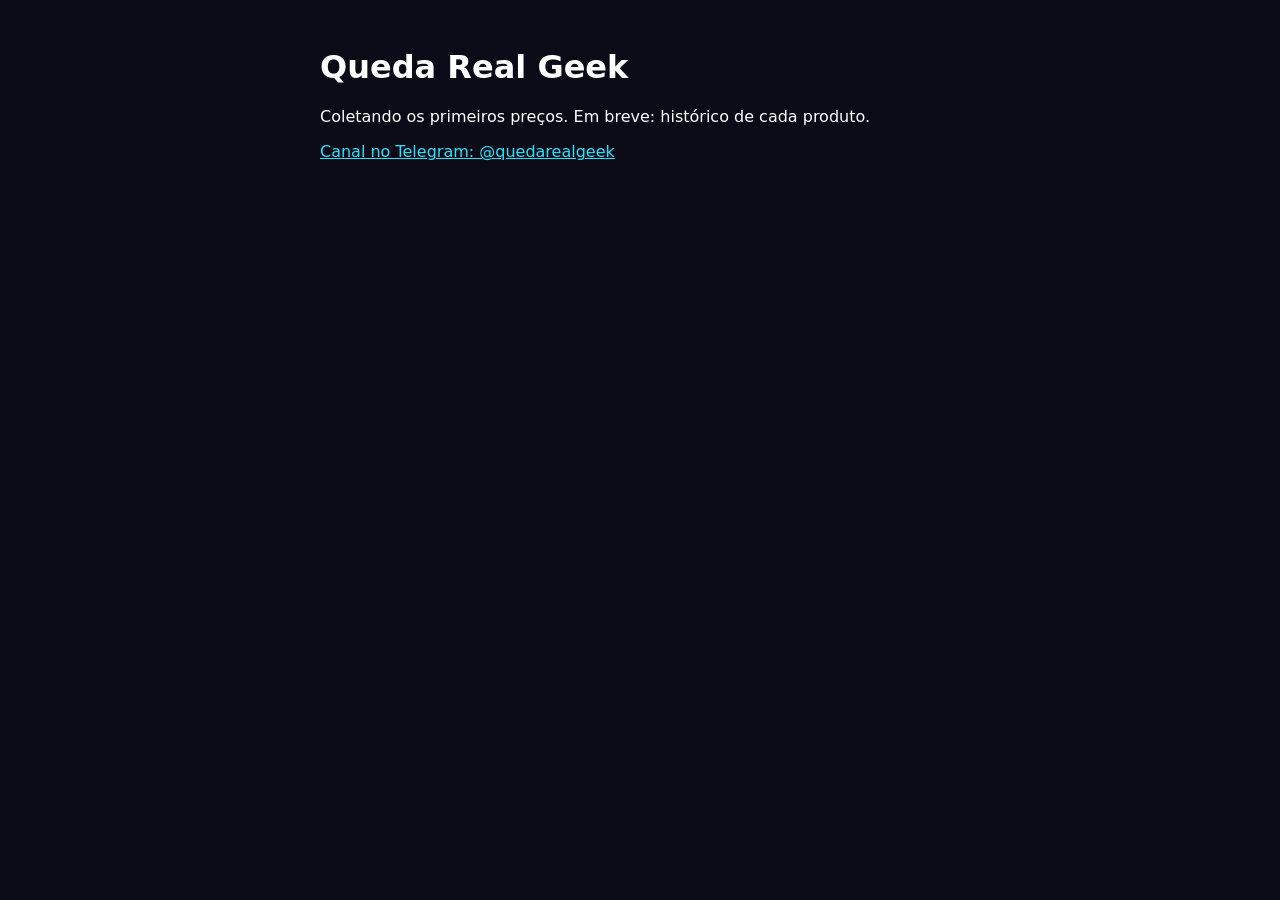
<file: index.html>
<!doctype html><html lang="pt-BR"><meta charset="utf-8"><title>Queda Real Geek</title>
<meta name="description" content="Queda real de preço em games, consoles, controles, mangás e colecionáveis. Histórico medido, sem urgência falsa.">
<body style="font-family:system-ui;background:#0A0B16;color:#fff;max-width:640px;margin:48px auto;padding:0 16px">
<h1>Queda Real Geek</h1><p>Coletando os primeiros preços. Em breve: histórico de cada produto.</p>
<p><a style="color:#22E5FF" href="https://t.me/quedarealgeek">Canal no Telegram: @quedarealgeek</a></p></body></html>
</file>
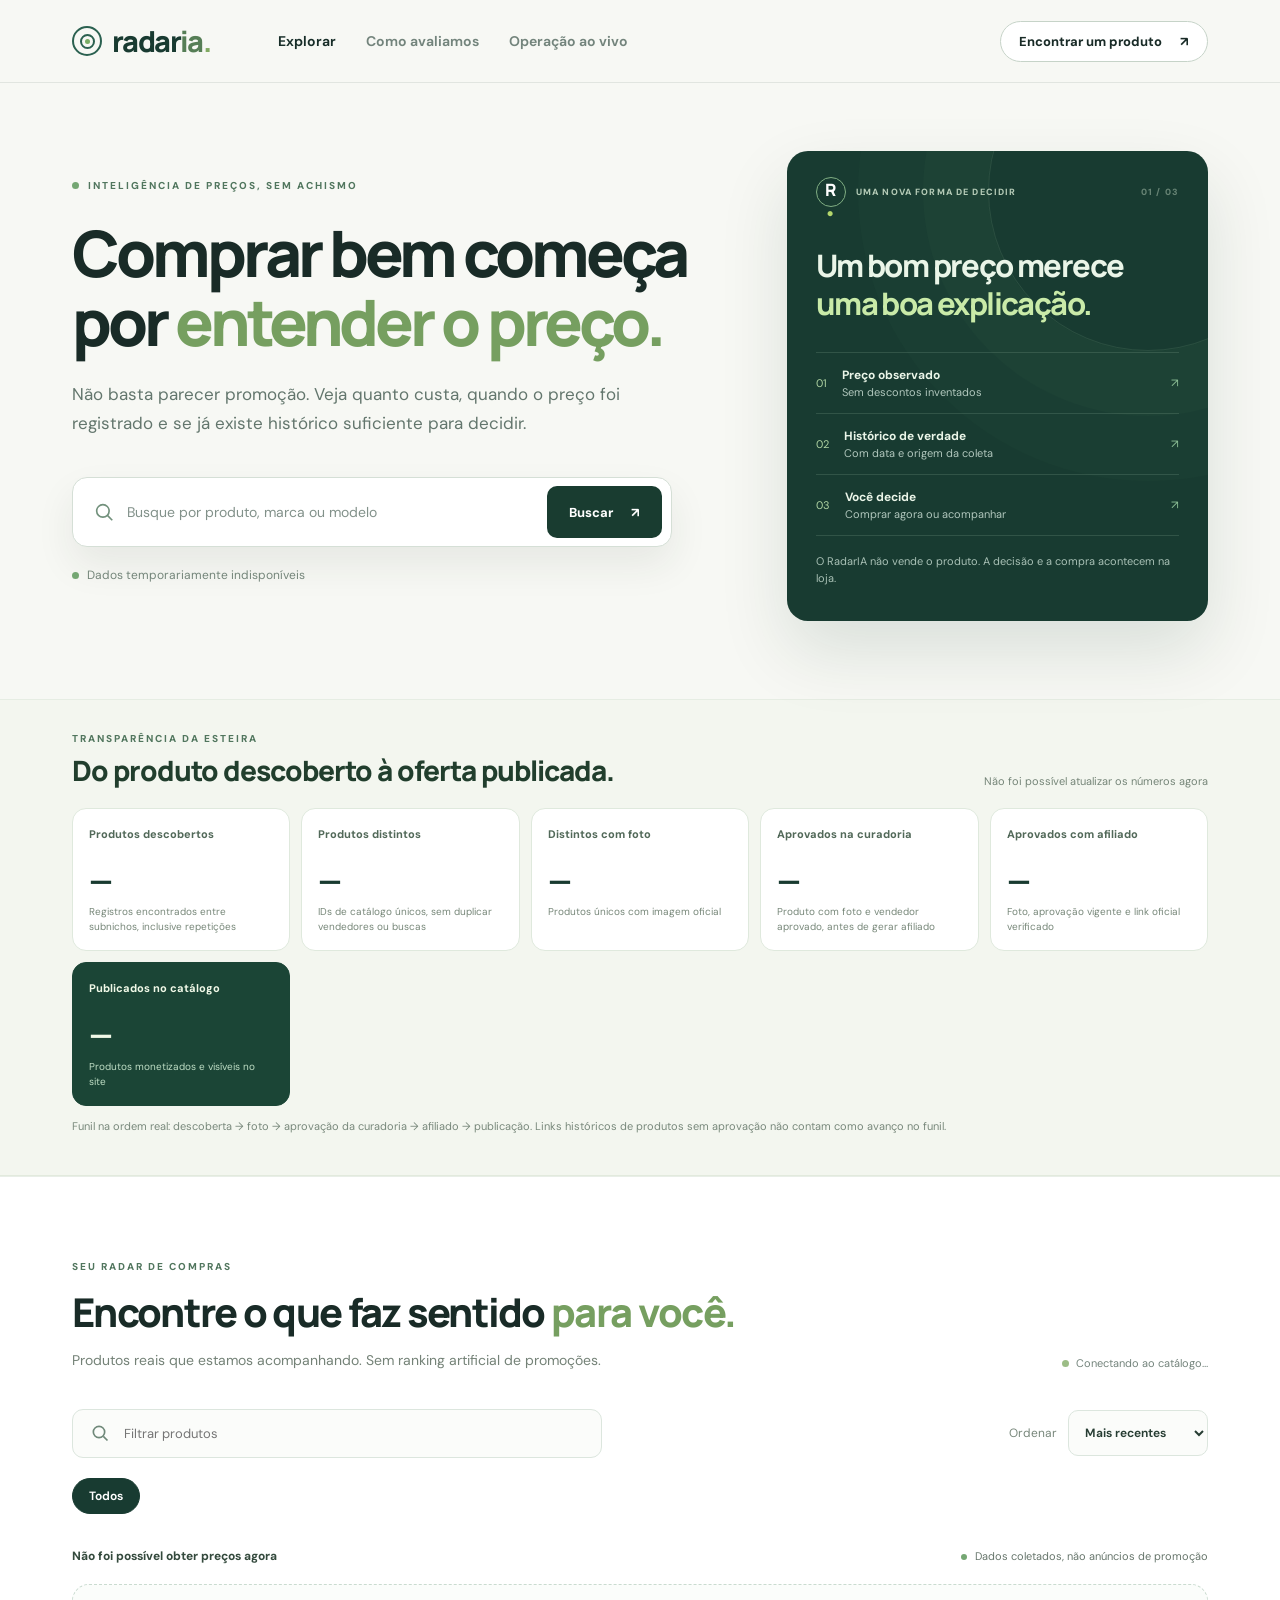
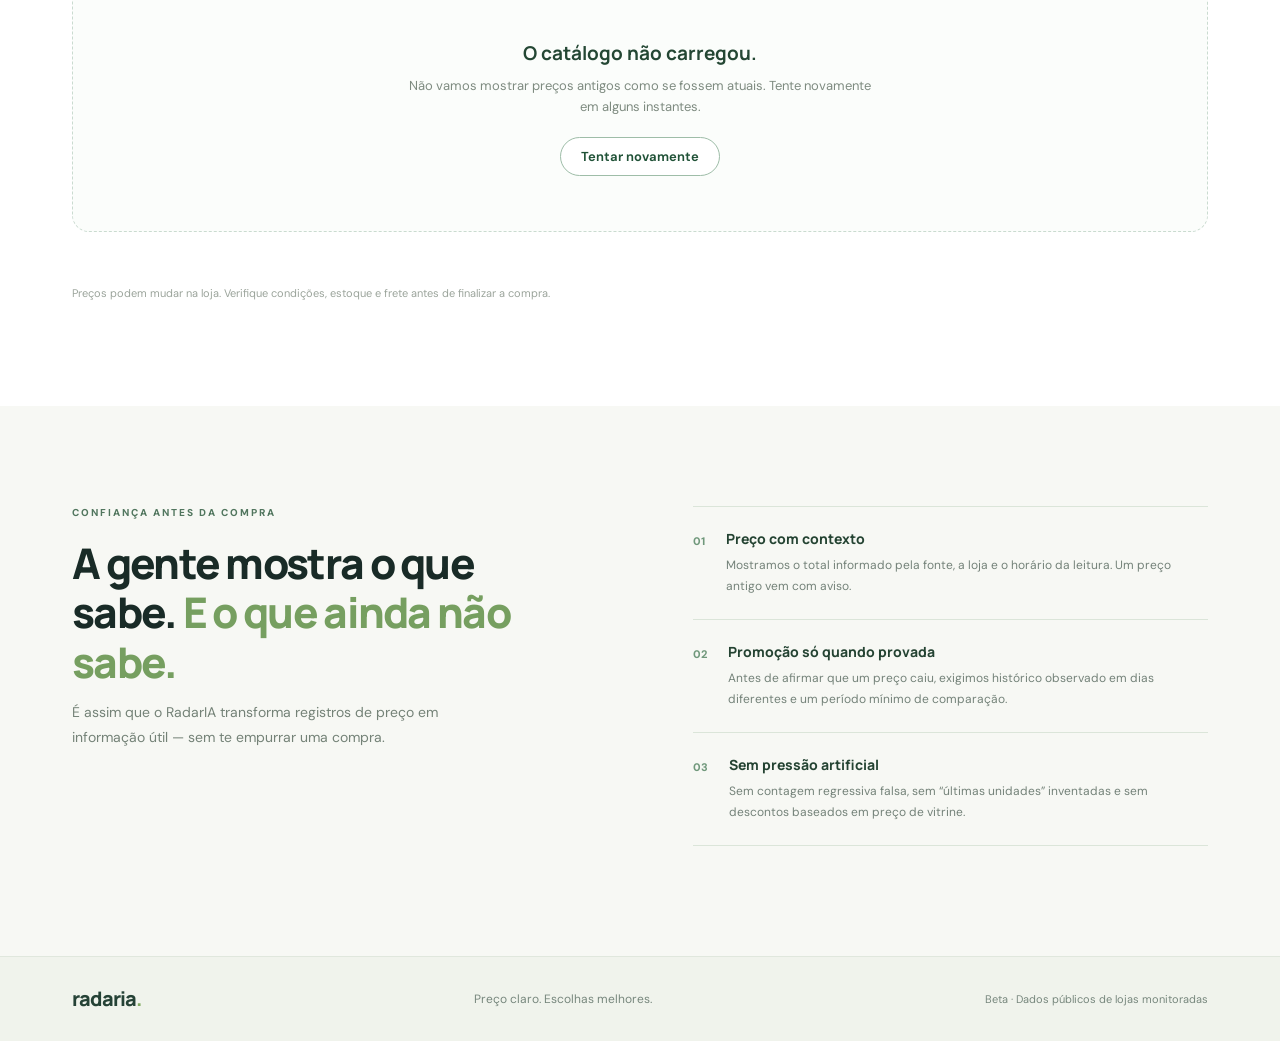
<file: radaria/index.html>
<!doctype html>
<html lang="pt-BR">
<head>
  <meta charset="utf-8">
  <meta name="viewport" content="width=device-width, initial-scale=1, viewport-fit=cover">
  <meta name="robots" content="noindex,nofollow">
  <meta name="theme-color" content="#f7f8f4">
  <meta name="description" content="RadarIA — acompanhe preços reais, veja quando foram observados e decida com mais segurança se vale comprar ou esperar.">
  <title>RadarIA — Antes de comprar, entenda o preço</title>
  <link rel="icon" href="data:image/svg+xml,%3Csvg xmlns=%22http://www.w3.org/2000/svg%22 viewBox=%220 0 40 40%22%3E%3Ccircle cx=%2220%22 cy=%2220%22 r=%2215%22 fill=%22%231b4635%22/%3E%3Ccircle cx=%2220%22 cy=%2220%22 r=%225%22 fill=%22%23d4ed87%22/%3E%3C/svg%3E" type="image/svg+xml">
  <link rel="stylesheet" href="./style.css?v=20261106-pipeline-v4">
  <script defer src="./app.js?v=20261107-funnel-approved-first-v6"></script>
</head>
<body>
  <a class="skip" href="#catalogo">Ir para os produtos</a>
  <header class="site-header">
    <div class="wrap topbar">
      <a class="brand" href="#inicio" aria-label="RadarIA, página inicial"><span class="brand-icon" aria-hidden="true"><i></i><i></i></span><span>radar<span class="brand-accent">ia</span><span class="brand-period">.</span></span></a>
      <nav class="topnav" aria-label="Navegação principal">
        <a href="#catalogo" class="nav-link active">Explorar</a>
        <a href="#como-funciona" class="nav-link">Como avaliamos</a>
        <a href="./operacao.html" class="nav-link">Operação ao vivo</a>
      </nav>
      <a class="header-action" href="#catalogo">Encontrar um produto <span aria-hidden="true">↗</span></a>
    </div>
  </header>

  <main id="inicio">
    <section class="hero wrap" aria-labelledby="heroTitle">
      <div class="hero-copy">
        <div class="eyebrow"><span class="eyebrow-dot"></span> INTELIGÊNCIA DE PREÇOS, SEM ACHISMO</div>
        <h1 id="heroTitle">Comprar bem começa por <em>entender o preço.</em></h1>
        <p class="lead">Não basta parecer promoção. Veja quanto custa, quando o preço foi registrado e se já existe histórico suficiente para decidir.</p>
        <form class="hero-search" role="search" id="heroSearch">
          <label for="heroInput" class="sr-only">Qual produto você procura?</label>
          <svg class="search-icon" width="22" height="22" viewBox="0 0 24 24" fill="none" stroke="currentColor" stroke-width="1.8" aria-hidden="true"><circle cx="10.8" cy="10.8" r="6.8"/><path d="m16 16 5 5"/></svg>
          <input id="heroInput" type="search" placeholder="Busque por produto, marca ou modelo" autocomplete="off" enterkeyhint="search" maxlength="80">
          <button type="submit">Buscar <span aria-hidden="true">↗</span></button>
        </form>
        <p class="hero-proof"><span class="proof-dot" aria-hidden="true"></span> <span id="sourceNote">Carregando informações verificadas…</span></p>
      </div>
      <div class="hero-aside" aria-label="Como funciona o RadarIA">
        <div class="hero-aside-head"><span class="mini-seal">R<span>•</span></span><span>UMA NOVA FORMA DE DECIDIR</span><span class="aside-number">01 / 03</span></div>
        <div class="aside-statement">Um bom preço merece <span>uma boa explicação.</span></div>
        <div class="aside-steps">
          <div><span class="step-no">01</span><div><strong>Preço observado</strong><small>Sem descontos inventados</small></div><span aria-hidden="true">↗</span></div>
          <div><span class="step-no">02</span><div><strong>Histórico de verdade</strong><small>Com data e origem da coleta</small></div><span aria-hidden="true">↗</span></div>
          <div><span class="step-no">03</span><div><strong>Você decide</strong><small>Comprar agora ou acompanhar</small></div><span aria-hidden="true">↗</span></div>
        </div>
        <p>O RadarIA não vende o produto. A decisão e a compra acontecem na loja.</p>
      </div>
    </section>

    <section class="pipeline-section" id="esteira" aria-labelledby="pipelineTitle">
      <div class="wrap">
        <div class="pipeline-heading">
          <div><span class="section-kicker">TRANSPARÊNCIA DA ESTEIRA</span><h2 id="pipelineTitle">Do produto descoberto à oferta publicada.</h2></div>
          <span class="pipeline-updated" id="pipelineUpdated" role="status">Consultando números da coleta…</span>
        </div>
        <div class="pipeline-grid" aria-label="Indicadores atualizados da operação RadarIA">
          <div class="pipeline-stat"><span>Produtos descobertos</span><strong id="metricDiscovered">—</strong><small>Registros encontrados entre subnichos, inclusive repetições</small></div>
          <div class="pipeline-stat"><span>Produtos distintos</span><strong id="metricDistinct">—</strong><small>IDs de catálogo únicos, sem duplicar vendedores ou buscas</small></div>
          <div class="pipeline-stat"><span>Distintos com foto</span><strong id="metricPhotos">—</strong><small>Produtos únicos com imagem oficial</small></div>
          <div class="pipeline-stat"><span>Aprovados na curadoria</span><strong id="metricCurated">—</strong><small>Produto com foto e vendedor aprovado, antes de gerar afiliado</small></div>
          <div class="pipeline-stat"><span>Aprovados com afiliado</span><strong id="metricAffiliates">—</strong><small>Foto, aprovação vigente e link oficial verificado</small></div>
          <div class="pipeline-stat pipeline-stat-ready"><span>Publicados no catálogo</span><strong id="metricPublished">—</strong><small>Produtos monetizados e visíveis no site</small></div>
        </div>
        <p class="pipeline-footnote">Funil na ordem real: descoberta → foto → aprovação da curadoria → afiliado → publicação. Links históricos de produtos sem aprovação não contam como avanço no funil.</p>
      </div>
    </section>

    <section class="products-section" id="catalogo" aria-labelledby="catalogTitle">
      <div class="wrap">
        <div class="section-top">
          <div><span class="section-kicker">SEU RADAR DE COMPRAS</span><h2 id="catalogTitle">Encontre o que faz sentido <em>para você.</em></h2><p>Produtos reais que estamos acompanhando. Sem ranking artificial de promoções.</p></div>
          <div class="updated" id="updatedText" role="status" aria-live="polite">Conectando ao catálogo…</div>
        </div>
        <div class="explore-panel">
          <div class="panel-toolbar">
            <label class="inline-search"><svg width="20" height="20" viewBox="0 0 24 24" fill="none" stroke="currentColor" stroke-width="2" aria-hidden="true"><circle cx="10.8" cy="10.8" r="6.8"/><path d="m16 16 5 5"/></svg><span class="sr-only">Filtrar produtos</span><input id="catalogInput" type="search" placeholder="Filtrar produtos" maxlength="80"></label>
            <label class="sort-label">Ordenar <select id="sortSelect"><option value="recent">Mais recentes</option><option value="price">Menor preço</option><option value="name">Nome A–Z</option></select></label>
          </div>
          <div class="category-row" id="categories" role="group" aria-label="Filtrar por categoria"><button type="button" class="category active" data-category="" aria-pressed="true">Todos</button></div>
        </div>
        <div class="result-top"><span id="resultCount" role="status" aria-live="polite">Carregando produtos…</span><span class="legend"><span class="legend-dot"></span> Dados coletados, não anúncios de promoção</span></div>
        <div class="product-grid" id="productGrid" aria-live="polite"><div class="skeleton" aria-hidden="true"></div><div class="skeleton" aria-hidden="true"></div><div class="skeleton" aria-hidden="true"></div></div>
        <div class="load-more"><button id="loadMore" type="button" class="more-button" hidden>Mostrar mais produtos <span aria-hidden="true">↓</span></button></div>
        <p class="product-disclaimer">Preços podem mudar na loja. Verifique condições, estoque e frete antes de finalizar a compra.</p>
      </div>
    </section>

    <section id="como-funciona" class="how wrap" aria-labelledby="howTitle">
      <div class="how-left"><span class="section-kicker">CONFIANÇA ANTES DA COMPRA</span><h2 id="howTitle">A gente mostra o que sabe. <em>E o que ainda não sabe.</em></h2><p>É assim que o RadarIA transforma registros de preço em informação útil — sem te empurrar uma compra.</p></div>
      <div class="principles">
        <div><span class="principle-n">01</span><div><h3>Preço com contexto</h3><p>Mostramos o total informado pela fonte, a loja e o horário da leitura. Um preço antigo vem com aviso.</p></div></div>
        <div><span class="principle-n">02</span><div><h3>Promoção só quando provada</h3><p>Antes de afirmar que um preço caiu, exigimos histórico observado em dias diferentes e um período mínimo de comparação.</p></div></div>
        <div><span class="principle-n">03</span><div><h3>Sem pressão artificial</h3><p>Sem contagem regressiva falsa, sem “últimas unidades” inventadas e sem descontos baseados em preço de vitrine.</p></div></div>
      </div>
    </section>
  </main>
  <footer class="site-footer"><div class="wrap footer-inner"><a href="#inicio" class="footer-brand">radaria<span>.</span></a><p>Preço claro. Escolhas melhores.</p><span>Beta · Dados públicos de lojas monitoradas</span></div></footer>

  <dialog class="product-dialog" id="productDialog" aria-labelledby="dialogTitle">
    <div class="dialog-shell"><button class="dialog-close" id="closeDialog" type="button" aria-label="Fechar detalhes">×</button><div id="dialogContent"><p>Carregando análise…</p></div></div>
  </dialog>
  <div id="toast" class="toast" role="status" aria-live="polite" hidden></div>
</body>
</html>
</file>
<file: radaria/style.css>
@import url('https://fonts.googleapis.com/css2?family=DM+Sans:wght@400;450;500;550;600;650;700;750&family=Manrope:wght@400;500;600;700;800&display=swap');
:root{font-family:'DM Sans',system-ui,-apple-system,BlinkMacSystemFont,'Segoe UI',sans-serif;color:#192b27;background:#f7f8f4;--ink:#172d28;--deep:#16322c;--inksoft:#40544c;--muted:#68796f;--line:#e2e8df;--paper:#fff;--page:#f7f8f4;--lime:#d4ed87;--mint:#eaf2dd;--sand:#f5f1e8;--shadow:0 12px 44px rgba(36,61,43,.06)}
*,*::before,*::after{box-sizing:border-box}html{scroll-behavior:smooth;scroll-padding-top:88px}body{margin:0;min-width:320px;overflow-x:hidden}button,input,select{font:inherit}button{cursor:pointer}a{color:inherit}button:focus-visible,a:focus-visible,input:focus-visible,select:focus-visible{outline:3px solid #7daa6c;outline-offset:3px}button:disabled{opacity:.55;cursor:not-allowed}.sr-only{position:absolute;width:1px;height:1px;padding:0;margin:-1px;overflow:hidden;clip:rect(0,0,0,0);white-space:nowrap;border:0}.skip{position:absolute;z-index:99;left:16px;top:-100px;padding:12px 20px;background:#fff;border-radius:8px}.skip:focus{top:12px}.wrap{max-width:1200px;margin:auto;padding-left:32px;padding-right:32px}
.site-header{position:sticky;top:0;z-index:30;background:rgba(247,248,244,.94);backdrop-filter:blur(14px);border-bottom:1px solid rgba(46,69,55,.1)}.topbar{height:82px;display:flex;align-items:center;gap:48px}.brand{display:inline-flex;align-items:center;gap:10px;text-decoration:none;font-family:'Manrope',sans-serif;font-weight:800;letter-spacing:-1.6px;font-size:29px;color:#193b31}.brand-accent{color:#567e56}.brand-period,.footer-brand span{color:#81aa62}.brand-icon{height:30px;width:30px;border:2px solid #2b6150;border-radius:50%;display:grid;place-items:center;position:relative}.brand-icon i:first-child{height:15px;width:15px;border:2px solid #2b6150;border-radius:50%}.brand-icon i:last-child{position:absolute;height:5px;width:5px;border-radius:50%;background:#79ad64}.topnav{display:flex;gap:30px;margin-left:20px}.nav-link{font-weight:650;color:#73847c;font-size:14px;text-decoration:none;transition:color .16s}.nav-link:hover,.nav-link.active{color:var(--ink)}.header-action{margin-left:auto;text-decoration:none;border:1px solid #c6d3c8;border-radius:100px;padding:11px 18px;font-size:13px;font-weight:750;white-space:nowrap;background:#fff;transition:transform .16s,background .16s}.header-action:hover{transform:translateY(-1px);background:#e5f5d8}.header-action span{margin-left:15px}
.hero{display:grid;grid-template-columns:minmax(0,1.22fr) minmax(340px,.78fr);gap:56px;align-items:center;min-height:580px;padding-top:68px;padding-bottom:78px}.hero-copy{padding-bottom:10px}.eyebrow,.section-kicker{font-size:10px;font-weight:800;letter-spacing:2px;color:#51765e;display:flex;align-items:center;gap:9px}.eyebrow-dot,.proof-dot,.legend-dot{height:7px;width:7px;background:#75a773;border-radius:50%;display:inline-block;flex:none}.hero h1{margin:26px 0 23px;max-width:700px;font-family:'Manrope',sans-serif;font-size:clamp(44px,5.0vw,70px);font-weight:800;line-height:1.085;letter-spacing:-3.9px}.hero h1 em,.section-top h2 em,.how h2 em{font-style:normal;color:#769f60}.lead{max-width:560px;margin:0;font-size:17px;line-height:1.75;color:#63766d}.hero-search{max-width:600px;min-height:70px;margin-top:38px;display:flex;gap:10px;align-items:center;background:#fff;border:1px solid #d5dfd6;border-radius:15px;padding:8px 9px 8px 20px;box-shadow:0 18px 38px rgba(35,56,40,.08);transition:border .15s}.hero-search:focus-within{border-color:#8eae7c}.search-icon{flex:none;color:#72917c}.hero-search input{border:0;outline:none;min-width:0;flex:1;font-size:14px;color:#263b34;background:transparent}.hero-search input:focus{outline:none}.hero-search input::placeholder{color:#82918a}.hero-search button{align-self:stretch;border:0;border-radius:10px;background:#193c30;color:#fff;padding:0 22px;font-size:13px;font-weight:750;white-space:nowrap;transition:background .15s}.hero-search button:hover{background:#2d5f48}.hero-search button span{margin-left:15px}.hero-proof{font-size:12px;color:#74857a;display:flex;align-items:center;gap:8px;margin:20px 0 0}
.hero-aside{align-self:stretch;min-height:410px;padding:26px 29px 22px;border-radius:21px;background:#183b31;color:#eaf5e8;position:relative;overflow:hidden;box-shadow:0 30px 70px rgba(10,48,30,.12);display:flex;flex-direction:column}.hero-aside:before{content:"";height:320px;width:320px;position:absolute;border:1px solid #759d7e33;border-radius:50%;right:-100px;top:-120px;box-shadow:0 0 0 65px #78ae7509,0 0 0 130px #78ae7507;pointer-events:none}.hero-aside-head{display:flex;align-items:center;gap:10px;font-size:9px;letter-spacing:1.15px;font-weight:800;color:#b5cbb7;z-index:1}.mini-seal{display:grid;place-items:center;width:30px;height:30px;border:1px solid #80ae83;border-radius:50%;color:#fff;font-family:'Manrope';font-size:17px}.mini-seal span{color:#b4d76c}.aside-number{margin-left:auto;opacity:.5}.aside-statement{font-family:'Manrope',sans-serif;font-size:31px;line-height:1.24;letter-spacing:-1.6px;font-weight:750;max-width:320px;padding:39px 0 29px;z-index:1}.aside-statement span{color:#c9eaa8}.aside-steps{z-index:1;border-top:1px solid #789b8742}.aside-steps>div{display:flex;align-items:center;gap:15px;padding:14px 0;border-bottom:1px solid #789b8742}.step-no{font-size:11px;color:#b0d4a3}.aside-steps strong{font-size:12px;display:block;font-weight:700}.aside-steps small{font-size:11px;color:#b1c7bd;display:block;margin-top:2px}.aside-steps>div>span:last-child{margin-left:auto;font-size:12px;color:#8bbd95}.hero-aside>p{font-size:11px;color:#a9c1b6;margin-top:auto;padding-top:17px;line-height:1.6}
.products-section{background:#fff;border-top:1px solid #e8eee7;padding:83px 0 92px;min-height:650px}.section-top{display:flex;align-items:end;gap:24px;justify-content:space-between}.section-kicker{display:block}.section-top h2,.how h2{font-family:'Manrope',sans-serif;font-size:clamp(30px,3.1vw,43px);line-height:1.17;letter-spacing:-1.7px;font-weight:800;margin:16px 0 13px;max-width:780px}.section-top p,.how-left>p{color:#748277;font-size:14px;margin:0;line-height:1.75}.updated{color:#74847c;font-size:11px;line-height:1.6;text-align:right;min-width:200px}.updated:before{content:"";height:7px;width:7px;display:inline-block;border-radius:50%;background:#9cbd86;margin-right:7px}.explore-panel{margin-top:36px}.panel-toolbar{display:flex;gap:20px;align-items:center;justify-content:space-between}.inline-search{height:49px;display:flex;align-items:center;gap:12px;border:1px solid #dce6de;background:#fbfcfa;border-radius:11px;padding:0 17px;flex:1;max-width:530px;color:#6f8879}.inline-search:focus-within{border-color:#8eae7c}.inline-search input{border:0;outline:0;background:transparent;min-width:0;flex:1;font-size:13px;color:#173f2c}.inline-search input:focus{outline:none}.sort-label{font-size:12px;color:#78877b;white-space:nowrap}.sort-label select{margin-left:8px;border:1px solid #dce6de;padding:13px 25px 13px 12px;border-radius:10px;color:#273d33;font-size:12px;font-weight:650;background:#fbfcfa;max-width:170px}.category-row{display:flex;gap:9px;align-items:center;flex-wrap:wrap;margin-top:18px;min-height:40px}.category{padding:10px 16px;border-radius:100px;border:1px solid #e5eae3;background:#fff;color:#697970;font-weight:650;font-size:12px;line-height:1.2}.category:hover{border-color:#9dbca0;color:#24442f}.category.active{background:#183b31;color:#fff;border-color:#183b31}.result-top{display:flex;align-items:center;justify-content:space-between;gap:20px;margin:32px 0 20px;font-size:12px;color:#67766c}.result-top #resultCount{font-weight:750;color:#344a3d}.legend{font-size:11px;white-space:nowrap}.legend-dot{height:6px;width:6px;margin-right:5px}
.product-grid{display:grid;grid-template-columns:repeat(3,minmax(0,1fr));gap:20px}.product-card{position:relative;min-width:0;overflow:hidden;border:1px solid #e4ebe4;border-radius:17px;background:#fff;transition:transform .18s,border-color .18s,box-shadow .18s;display:flex;flex-direction:column}.product-card:hover{border-color:#c6d9c7;box-shadow:0 18px 42px rgba(39,72,45,.07);transform:translateY(-2px)}.product-visual{height:190px;background:linear-gradient(145deg,#f3f5ee,#ebf0e6);display:flex;justify-content:center;align-items:center;position:relative;margin:8px 8px 0;border-radius:11px;overflow:hidden}.product-visual::after{content:"";position:absolute;width:170px;height:170px;right:-80px;bottom:-88px;border:1px solid #b6c3af;border-radius:50%;opacity:.5}.visual-placeholder{z-index:1;display:flex;flex-direction:column;align-items:center;gap:12px;color:#77917b}.placeholder-symbol{font-size:49px;font-family:'Manrope',sans-serif;line-height:1;font-weight:700;letter-spacing:-3px;color:#90ac91}.visual-placeholder small{font-size:10px;letter-spacing:.3px}.product-visual img{max-width:100%;max-height:100%;width:100%;height:100%;object-fit:contain;padding:15px;mix-blend-mode:multiply}.visual-tag{position:absolute;z-index:2;left:12px;top:12px;font-size:10px;color:#47614c;background:#fff9;padding:6px 10px;border:1px solid #d9e5da;border-radius:100px;font-weight:700}.product-body{padding:20px 20px 19px;display:flex;flex-direction:column;flex:1}.product-category{font-size:10px;color:#768b79;font-weight:800;letter-spacing:1px;text-transform:uppercase}.product-name{font-family:'Manrope',sans-serif;font-size:15px;line-height:1.5;font-weight:750;letter-spacing:-.3px;color:#21382e;min-height:46px;margin:8px 0 14px;display:-webkit-box;-webkit-line-clamp:2;-webkit-box-orient:vertical;overflow:hidden}.product-price{font-family:'Manrope',sans-serif;font-weight:800;font-size:27px;letter-spacing:-1.35px;color:#142e24;line-height:1.15;margin:0}.source-line{font-size:11px;color:#78877e;margin-top:7px;display:flex;flex-wrap:wrap;gap:8px}.source-line b{color:#5c8267;font-weight:700}.history-tag{display:flex;align-items:center;gap:7px;margin-top:19px;min-height:27px;color:#786b4d;font-size:11px;font-weight:650}.history-tag:before{content:"";height:7px;width:7px;border-radius:50%;background:#dfb86d;flex:none}.history-tag.good{color:#416c50}.history-tag.good:before{background:#6fa77d}.history-tag.stale{color:#9a7455}.history-tag.stale:before{background:#d6ad7b}.product-buttons{display:grid;grid-template-columns:1fr auto;gap:9px;margin-top:auto;padding-top:18px}.details-btn{border:1px solid #c4d9c7;background:#f6faf4;border-radius:10px;padding:12px 13px;color:#214533;font-size:12px;font-weight:750;text-align:center}.details-btn:hover{background:#eaf2e7}.merchant-link{border-radius:10px;padding:12px 14px;background:#193b30;color:#fff;text-decoration:none;font-weight:750;font-size:12px;display:flex;align-items:center;justify-content:center;white-space:nowrap;gap:8px}.merchant-link:hover{background:#35644c}.merchant-link.disabled{opacity:.4;pointer-events:none}.skeleton{height:390px;border-radius:18px;background:linear-gradient(105deg,#f5f7f4 8%,#e7eee5 18%,#f5f7f4 33%);background-size:200% 100%;animation:shimmer 1.3s linear infinite}.empty-state{grid-column:1/-1;text-align:center;padding:55px 20px;border:1px dashed #cadbd0;border-radius:17px;background:#fbfdfb}.empty-state strong{display:block;font-family:Manrope,sans-serif;font-size:19px;color:#244734;margin-bottom:10px}.empty-state p{margin:0 auto 20px;max-width:480px;color:#7e8b80;line-height:1.6;font-size:13px}.empty-state button{padding:10px 20px;border:1px solid #9ebda8;background:#fff;border-radius:100px;font-size:13px;color:#205237;font-weight:650}.load-more{text-align:center;padding-top:29px}.more-button{background:#fff;border:1px solid #b7cab9;border-radius:50px;padding:14px 24px;color:#284b34;font-size:12px;font-weight:750}.more-button:hover{background:#f4f9f1}.more-button span{margin-left:15px}.product-disclaimer{font-size:11px;color:#9ba49b;margin-top:23px;line-height:1.7}
.how{display:grid;grid-template-columns:1fr 1fr;gap:105px;padding-top:100px;padding-bottom:110px}.how-left h2{max-width:480px;font-size:clamp(32px,3.3vw,44px);margin-top:20px}.how-left>p{max-width:440px}.principles{border-top:1px solid #dbe5d9}.principles>div{display:flex;gap:21px;padding:22px 0;border-bottom:1px solid #dbe5d9}.principle-n{font-size:11px;font-weight:800;color:#70987b;margin-top:5px}.principles h3{font-family:'Manrope',sans-serif;font-size:14px;font-weight:750;margin:0 0 7px;color:#244332}.principles p{font-size:12px;line-height:1.75;color:#748279;margin:0}.site-footer{background:#f0f3ec;border-top:1px solid #e0e7dd}.footer-inner{display:flex;gap:25px;justify-content:space-between;align-items:center;padding-top:28px;padding-bottom:29px;color:#77877d;font-size:11px}.footer-brand{font-family:'Manrope';font-weight:800;font-size:20px;letter-spacing:-1px;text-decoration:none;color:#254236}.footer-inner p{margin:0;font-size:12px}
.product-dialog{position:fixed;inset:0;margin:auto;border:0;background:transparent;padding:18px;max-width:740px;width:100%;max-height:min(94vh,970px);overflow:auto;color:var(--ink)}.product-dialog::backdrop{background:rgba(17,35,28,.72);backdrop-filter:blur(4px)}.dialog-shell{position:relative;min-height:180px;background:#fff;border-radius:22px;box-shadow:0 25px 90px #071f2145;padding:30px}.dialog-close{position:absolute;z-index:5;top:17px;right:18px;width:34px;height:34px;border:1px solid #dce6db;background:#fff;color:#243f30;font-size:24px;border-radius:50%;line-height:0}.dialog-content{padding:10px 5px}.dialog-eyebrow{font-size:10px;text-transform:uppercase;letter-spacing:1.5px;color:#789180;font-weight:800}.dialog-content h2{font-family:Manrope,sans-serif;font-size:clamp(22px,3vw,31px);line-height:1.35;letter-spacing:-1px;max-width:620px;margin:12px 40px 24px 0}.dialog-main{display:grid;grid-template-columns:1fr 1.1fr;gap:23px;margin-top:14px}.dialog-art{min-height:190px;background:#f0f4ec;border-radius:13px;display:grid;place-items:center}.dialog-art img{max-height:180px;max-width:100%;object-fit:contain}.dialog-art .placeholder-symbol{font-size:65px}.dialog-price{font-family:Manrope,sans-serif;font-size:36px;letter-spacing:-1.8px;font-weight:800;color:#1b3a2b;margin:14px 0 4px}.dialog-facts{font-size:12px;color:#6b7c71;line-height:1.85}.dialog-facts strong{color:#33573f}.dialog-actions{display:flex;flex-wrap:wrap;gap:10px;margin-top:15px}.dialog-actions a{border-radius:10px;background:#1c3d30;color:#fff;text-decoration:none;padding:13px 19px;font-size:12px;font-weight:750}.dialog-actions a:hover{background:#37684d}.dialog-actions button{border:1px solid #c5d5c7;background:#fff;border-radius:10px;padding:12px 15px;font-size:12px;color:#376247;font-weight:750}.analysis-panel{border-radius:13px;background:#f7faf5;padding:20px;margin-top:22px}.analysis-panel strong{font-family:Manrope,sans-serif;font-size:16px;color:#2a523a}.analysis-panel p{font-size:12px;line-height:1.75;color:#647c69;margin:7px 0 0}.chart-panel{margin-top:24px;border-top:1px solid #e7eee8;padding-top:20px}.chart-panel h3{font-family:Manrope,sans-serif;font-size:15px;margin:0 0 13px}.chart-panel .chart-foot{display:flex;justify-content:space-between;gap:20px;color:#809083;font-size:11px;line-height:1.6}.mini-chart{width:100%;height:154px;display:block;background:#f9fbf7;border:1px solid #ebf0e8;border-radius:11px}.mini-chart line{stroke:#d7e2d4;stroke-width:1}.mini-chart path{stroke:#4d8e67;stroke-width:3;fill:none;stroke-linecap:round;stroke-linejoin:round}.mini-chart circle{fill:#347a53;stroke:#fafff5;stroke-width:2}.chart-empty{padding:23px;border:1px dashed #cedfce;border-radius:10px;color:#7a8b7c;font-size:12px;line-height:1.7}.fineprint{font-size:11px;color:#89968c;line-height:1.65;margin-top:21px}
.toast{position:fixed;z-index:100;bottom:24px;left:50%;transform:translateX(-50%);padding:12px 19px;background:#19392d;color:#fff;border-radius:13px;box-shadow:0 12px 35px #0002;font-size:13px}.toast[hidden]{display:none!important}
@keyframes shimmer{to{background-position-x:-200%}}
@media(max-width:1020px){.hero{gap:30px;grid-template-columns:1.08fr .92fr}.hero h1{font-size:52px;letter-spacing:-3px}.wrap{padding-left:24px;padding-right:24px}.topbar{gap:25px}.topnav{margin-left:0}.how{gap:60px}.product-grid{gap:14px}.product-body{padding:16px}.product-buttons{grid-template-columns:1fr}.merchant-link{padding:11px 12px}.product-visual{height:165px}}
@media(max-width:760px){.wrap{padding-left:19px;padding-right:19px}.site-header{position:sticky}.topbar{height:67px;gap:12px}.brand{font-size:25px}.brand-icon{width:27px;height:27px}.topnav{display:none}.header-action{padding:9px 12px;font-size:11px}.header-action span{margin-left:5px}.hero{display:flex;flex-direction:column;align-items:stretch;gap:29px;min-height:0;padding-top:59px;padding-bottom:57px}.hero h1{font-size:clamp(39px,9vw,53px);letter-spacing:-2.6px;max-width:540px;margin-top:21px}.lead{font-size:14px;line-height:1.7}.hero-search{margin-top:28px;min-height:59px;padding-left:15px}.hero-search input{font-size:12px}.hero-search button{padding:0 16px;font-size:12px}.hero-search button span{display:none}.hero-aside{min-height:0;padding:22px 25px;box-shadow:none}.aside-statement{font-size:24px;padding:20px 0 14px}.aside-steps{display:grid;grid-template-columns:1fr}.aside-steps>div{padding:9px 0}.hero-aside>p{margin-top:0;padding-top:13px}.products-section{padding:61px 0 63px}.section-top{align-items:start;display:block}.section-top h2,.how h2{font-size:33px;letter-spacing:-1.5px}.section-top p{font-size:13px}.updated{text-align:left;margin-top:15px;min-width:0}.explore-panel{margin-top:24px}.panel-toolbar{align-items:stretch;flex-direction:column;gap:11px}.inline-search{width:100%;max-width:none}.sort-label{align-self:flex-end}.sort-label select{margin-left:4px}.category-row{flex-wrap:nowrap;overflow-x:auto;margin:22px -19px 0;padding:0 19px 8px;scrollbar-width:thin}.category{flex-shrink:0}.result-top{margin-top:19px}.legend{display:none}.product-grid{grid-template-columns:repeat(2,minmax(0,1fr));gap:11px}.product-visual{height:148px;margin:6px 6px 0}.product-body{padding:13px 12px 14px}.product-category{font-size:9px}.product-name{font-size:12px;min-height:54px;margin:7px 0 10px;-webkit-line-clamp:3}.product-price{font-size:20px}.source-line{font-size:10px}.history-tag{font-size:10px;margin-top:12px;min-height:30px}.product-buttons{grid-template-columns:1fr;gap:7px;padding-top:13px}.details-btn,.merchant-link{font-size:11px;padding:10px 8px}.how{display:block;padding-top:65px;padding-bottom:69px}.principles{margin-top:29px}.footer-inner{display:grid;grid-template-columns:1fr auto;gap:3px}.footer-inner p{grid-column:1;grid-row:2}.footer-inner>span{font-size:10px;max-width:170px;text-align:right;grid-column:2;grid-row:1/3}.product-dialog{padding:9px;max-height:95vh}.dialog-shell{border-radius:17px;padding:22px 17px}.dialog-content h2{font-size:22px}.dialog-main{grid-template-columns:1fr}.dialog-art{min-height:145px}.dialog-price{margin-top:0}.dialog-actions{margin-top:9px}.dialog-facts{font-size:11px}}
@media(max-width:420px){.hero-search{padding-right:6px}.hero-search button{padding:0 12px}.hero h1{font-size:38px}.product-grid{grid-template-columns:1fr}.product-visual{height:200px}.product-body{padding:17px}.product-name{font-size:15px;min-height:0;-webkit-line-clamp:2}.product-price{font-size:26px}.product-buttons{grid-template-columns:1fr auto}.details-btn,.merchant-link{font-size:12px;padding:11px 12px}}
@media(prefers-reduced-motion:reduce){html{scroll-behavior:auto}*,*::before,*::after{animation:none!important;transition:none!important}}

/* Seller-specific original price is displayed only if source supplied it. */
.price-promo{display:flex;align-items:center;gap:9px;flex-wrap:wrap;margin-top:3px;font-size:12px;color:#55715b;font-weight:650}
.price-promo del{color:#8b9691;font-weight:500}
.price-promo span{background:#e4f5d9;border-radius:6px;padding:2px 6px}
.price-provenance{font-size:11px;line-height:1.4;color:#73847c;margin:5px 0 7px;max-width:100%}

.price-prefix{font-size:11px;line-height:1.2;font-weight:650;display:block;color:#66796c;letter-spacing:0.01em;margin-bottom:4px}

/* RadarIA pipeline KPIs: accessible, responsive, shared design language. */
.pipeline-section{background:#f3f6ef;border-top:1px solid #e6ede3;border-bottom:1px solid #e2eadd;padding:32px 0 39px}
.pipeline-heading{display:flex;justify-content:space-between;align-items:end;gap:18px;margin-bottom:20px}
.pipeline-heading h2{font-family:Manrope,sans-serif;font-size:clamp(21px,2.2vw,28px);font-weight:800;letter-spacing:-1px;line-height:1.2;color:#213e2d;margin:9px 0 0}
.pipeline-updated{color:#758578;font-size:11px;text-align:right;min-width:140px}
.pipeline-grid{display:grid;grid-template-columns:repeat(5,minmax(0,1fr));gap:11px}
.pipeline-stat{background:#fff;border:1px solid #dfe9dd;border-radius:14px;padding:18px 16px 16px;display:flex;flex-direction:column;gap:7px;min-width:0}
.pipeline-stat>span{font-size:11px;color:#526959;font-weight:750;min-height:30px;line-height:1.35}
.pipeline-stat>strong{font:800 clamp(23px,2.4vw,34px)/1.1 Manrope,sans-serif;letter-spacing:-1.4px;font-variant-numeric:tabular-nums;color:#183b30}
.pipeline-stat>small{font-size:10px;color:#778779;line-height:1.5}
.pipeline-stat-ready{background:#1b4536;border-color:#1b4536}
.pipeline-stat-ready>span,.pipeline-stat-ready>strong{color:#f0f8e7}
.pipeline-stat-ready>small{color:#bfdec5}
.pipeline-footnote{color:#78887b;font-size:11px;line-height:1.6;margin:12px 0 0}
@media(max-width:1080px){.pipeline-grid{grid-template-columns:repeat(3,minmax(0,1fr))}}
@media(max-width:720px){.pipeline-section{padding:28px 0}.pipeline-heading{display:block}.pipeline-updated{display:block;text-align:left;margin-top:11px}.pipeline-grid{grid-template-columns:repeat(2,minmax(0,1fr));gap:9px}.pipeline-stat{padding:15px 13px}.pipeline-stat:last-child{grid-column:1/-1}.pipeline-stat>span{min-height:auto}.pipeline-stat>strong{font-size:27px}}

/* Multiple validated offers live inside the canonical product detail. */
.grouped-offers{margin-top:22px;border-top:1px solid #e4ebe3;padding-top:21px}
.grouped-offers h3{font:800 16px/1.3 Manrope,sans-serif;color:#244533;margin:0 0 6px}
.grouped-offers h3 span{color:#7f9885;font-weight:650}
.grouped-offers>p{font-size:11px;color:#718475;line-height:1.6;margin:0 0 14px}
.grouped-offer{border:1px solid #dfebdf;border-radius:12px;padding:15px;display:flex;align-items:center;justify-content:space-between;gap:15px;background:#fbfdf9;margin-top:10px}
.grouped-offer-main{display:flex;flex-direction:column;gap:4px;min-width:0}
.grouped-offer-name{font-size:11px;font-weight:750;color:#4e6c56}
.grouped-offer-main strong{font:800 22px/1.2 Manrope,sans-serif;color:#173e2d;letter-spacing:-.7px}
.grouped-offer-main small{color:#788978;font-size:10px;line-height:1.5}
.grouped-offer a{padding:11px 13px;border-radius:9px;background:#254734;color:#fff;text-decoration:none;font-weight:750;font-size:11px;white-space:nowrap}
.grouped-offer a:hover{background:#38664b}
@media(max-width:540px){.grouped-offer{align-items:stretch;flex-direction:column}.grouped-offer a{text-align:center}}

.grouped-offer.quote-only{background:#f6f8f4;border-style:dashed}
.grouped-quote-label{color:#657c6e;background:#e7efe5;border:1px solid #d4e0d2;padding:9px 11px;border-radius:9px;font-size:11px;font-weight:700;white-space:nowrap}
@media(max-width:540px){.grouped-quote-label{text-align:center}}
</file>
